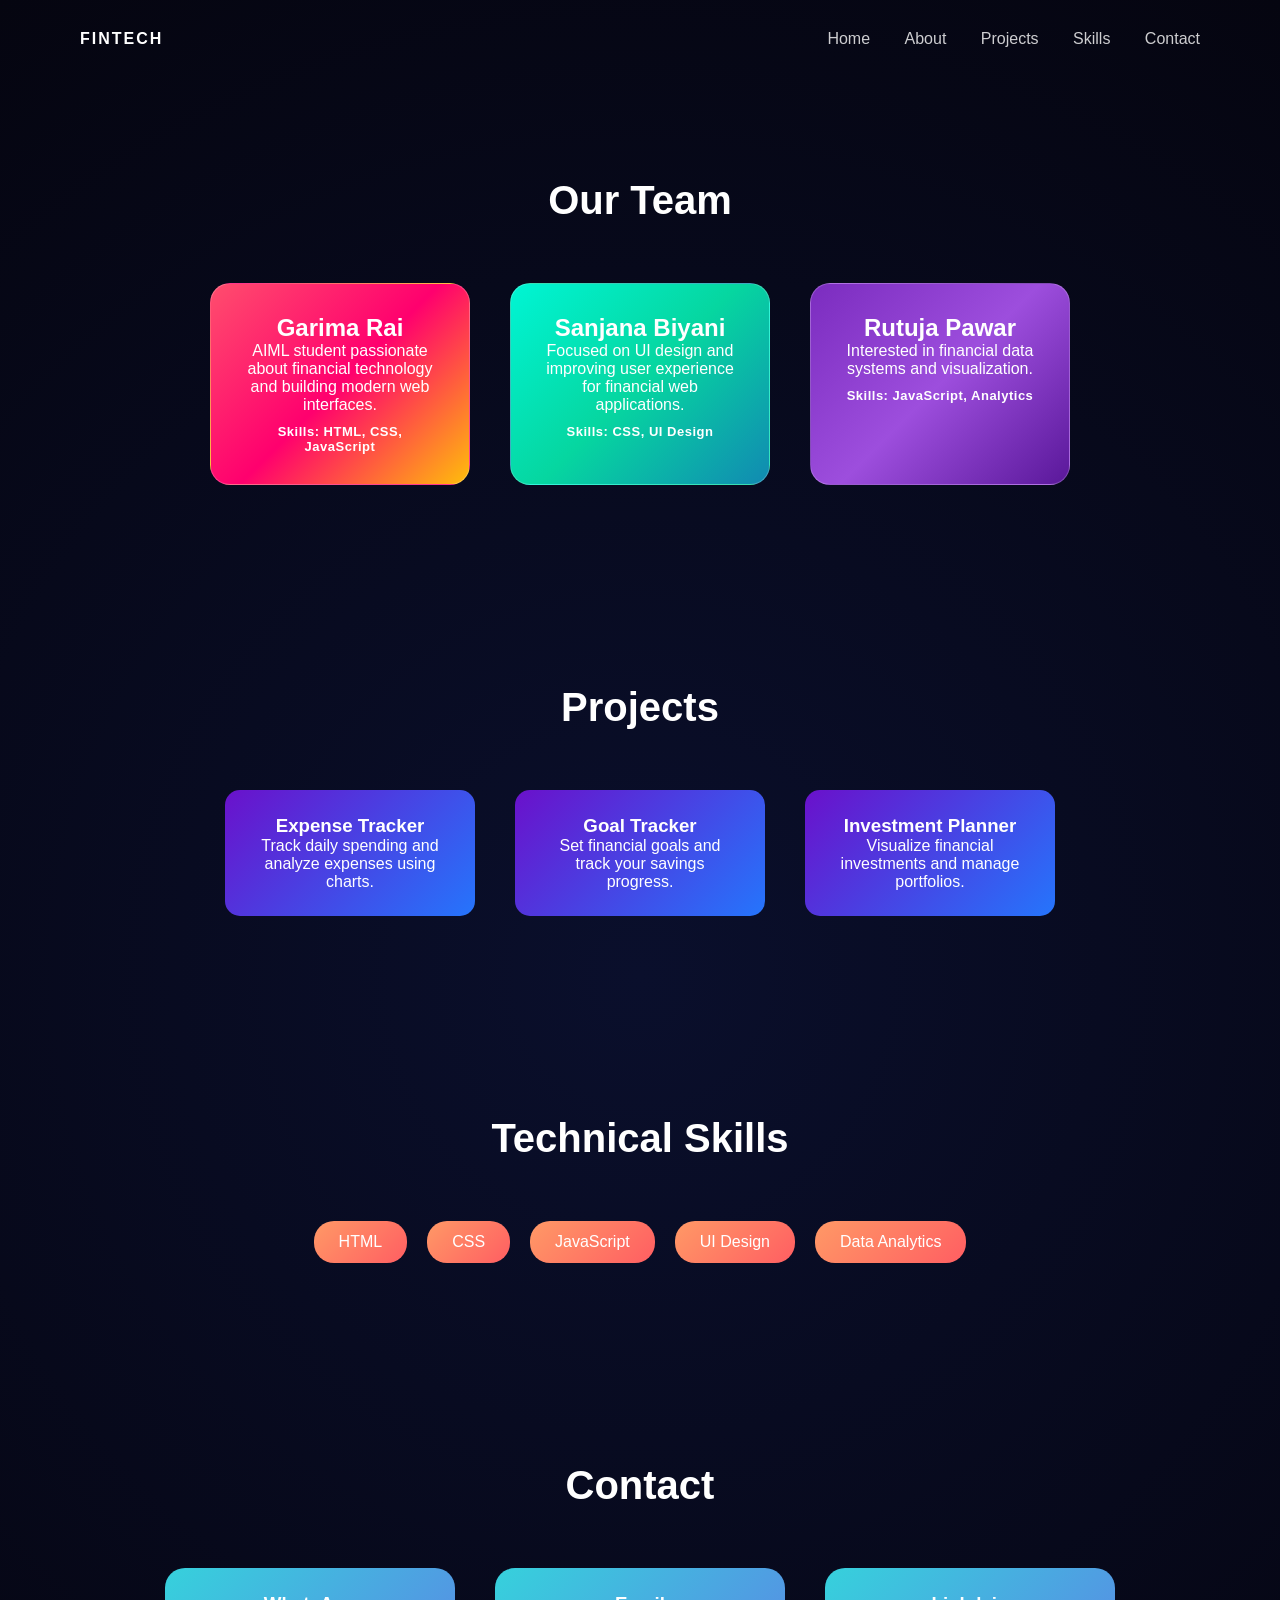
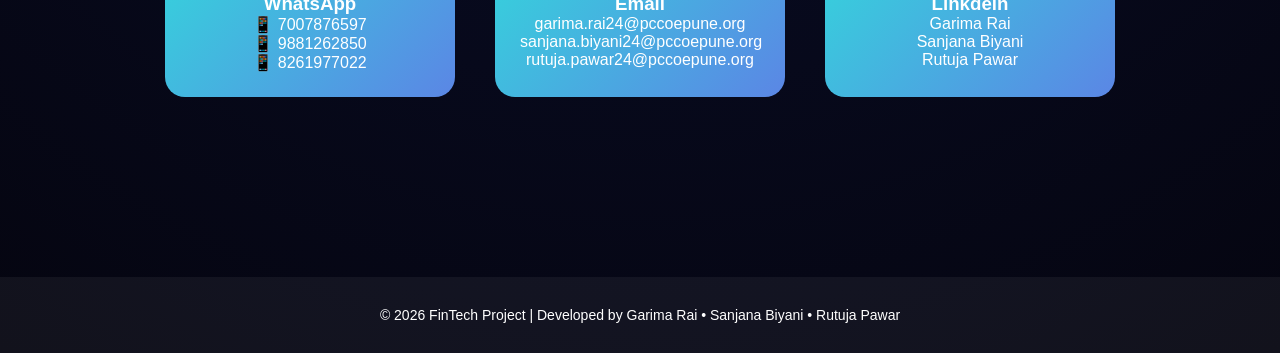
<file: about.html>
<!DOCTYPE html>
<html lang="en">

<head>

<meta charset="UTF-8">
<meta name="viewport" content="width=device-width, initial-scale=1.0">

<title>Portfolio | FinTech</title>

<link rel="stylesheet" href="about.css">

</head>

<body>

<header class="nav">

<div class="logo">FINTECH</div>

<nav>
<a href="spiralfinal.html">Home</a>
<a href="#about">About</a>
<a href="#projects">Projects</a>
<a href="#skills">Skills</a>
<a href="#contact">Contact</a>
</nav>

</header>


<!-- ABOUT SECTION -->

<section id="about" class="section">

<h1>Our Team</h1>

<div class="team-container">

<div class="card gradient1">

<h2>Garima Rai</h2>

<p>
AIML student passionate about financial technology and building modern web interfaces.
</p>

<p class="skills">
Skills: HTML, CSS, JavaScript
</p>

</div>


<div class="card gradient2">

<h2>Sanjana Biyani</h2>

<p>
Focused on UI design and improving user experience
for financial web applications.
</p>

<p class="skills">
Skills: CSS, UI Design
</p>

</div>


<div class="card gradient3">

<h2>Rutuja Pawar</h2>

<p>
Interested in financial data systems and visualization.
</p>

<p class="skills">
Skills: JavaScript, Analytics
</p>

</div>

</div>

</section>



<!-- PROJECTS -->

<section id="projects" class="section">

<h1>Projects</h1>

<div class="project-container">

<div class="project-card">
<h3>Expense Tracker</h3>
<p>Track daily spending and analyze expenses using charts.</p>
</div>

<div class="project-card">
<h3>Goal Tracker</h3>
<p>Set financial goals and track your savings progress.</p>
</div>

<div class="project-card">
<h3>Investment Planner</h3>
<p>Visualize financial investments and manage portfolios.</p>
</div>

</div>

</section>



<!-- SKILLS -->

<section id="skills" class="section">

<h1>Technical Skills</h1>

<div class="skills-container">

<div class="skill">HTML</div>
<div class="skill">CSS</div>
<div class="skill">JavaScript</div>
<div class="skill">UI Design</div>
<div class="skill">Data Analytics</div>

</div>

</section>



<!-- CONTACT -->

<section id="contact" class="section">

<h1>Contact</h1>

<div class="contact-container">

<div class="contact-card">

<h3>WhatsApp</h3>

<p>📱 7007876597</p>
<p>📱 9881262850</p>
<p>📱 8261977022</p>

</div>


<div class="contact-card">

<h3>Email</h3>

<p>garima.rai24@pccoepune.org</p>
<p>sanjana.biyani24@pccoepune.org</p>
<p>rutuja.pawar24@pccoepune.org</p>

</div>


<div class="contact-card">

<h3>Linkdein</h3>

<p>Garima Rai</p>
<p>Sanjana Biyani</p>
<p>Rutuja Pawar</p>

</div>

</div>

</section>



<!-- FOOTER -->

<footer>

<p>
© 2026 FinTech Project | Developed by  
Garima Rai • Sanjana Biyani • Rutuja Pawar
</p>

</footer>


</body>
</html>
</file>
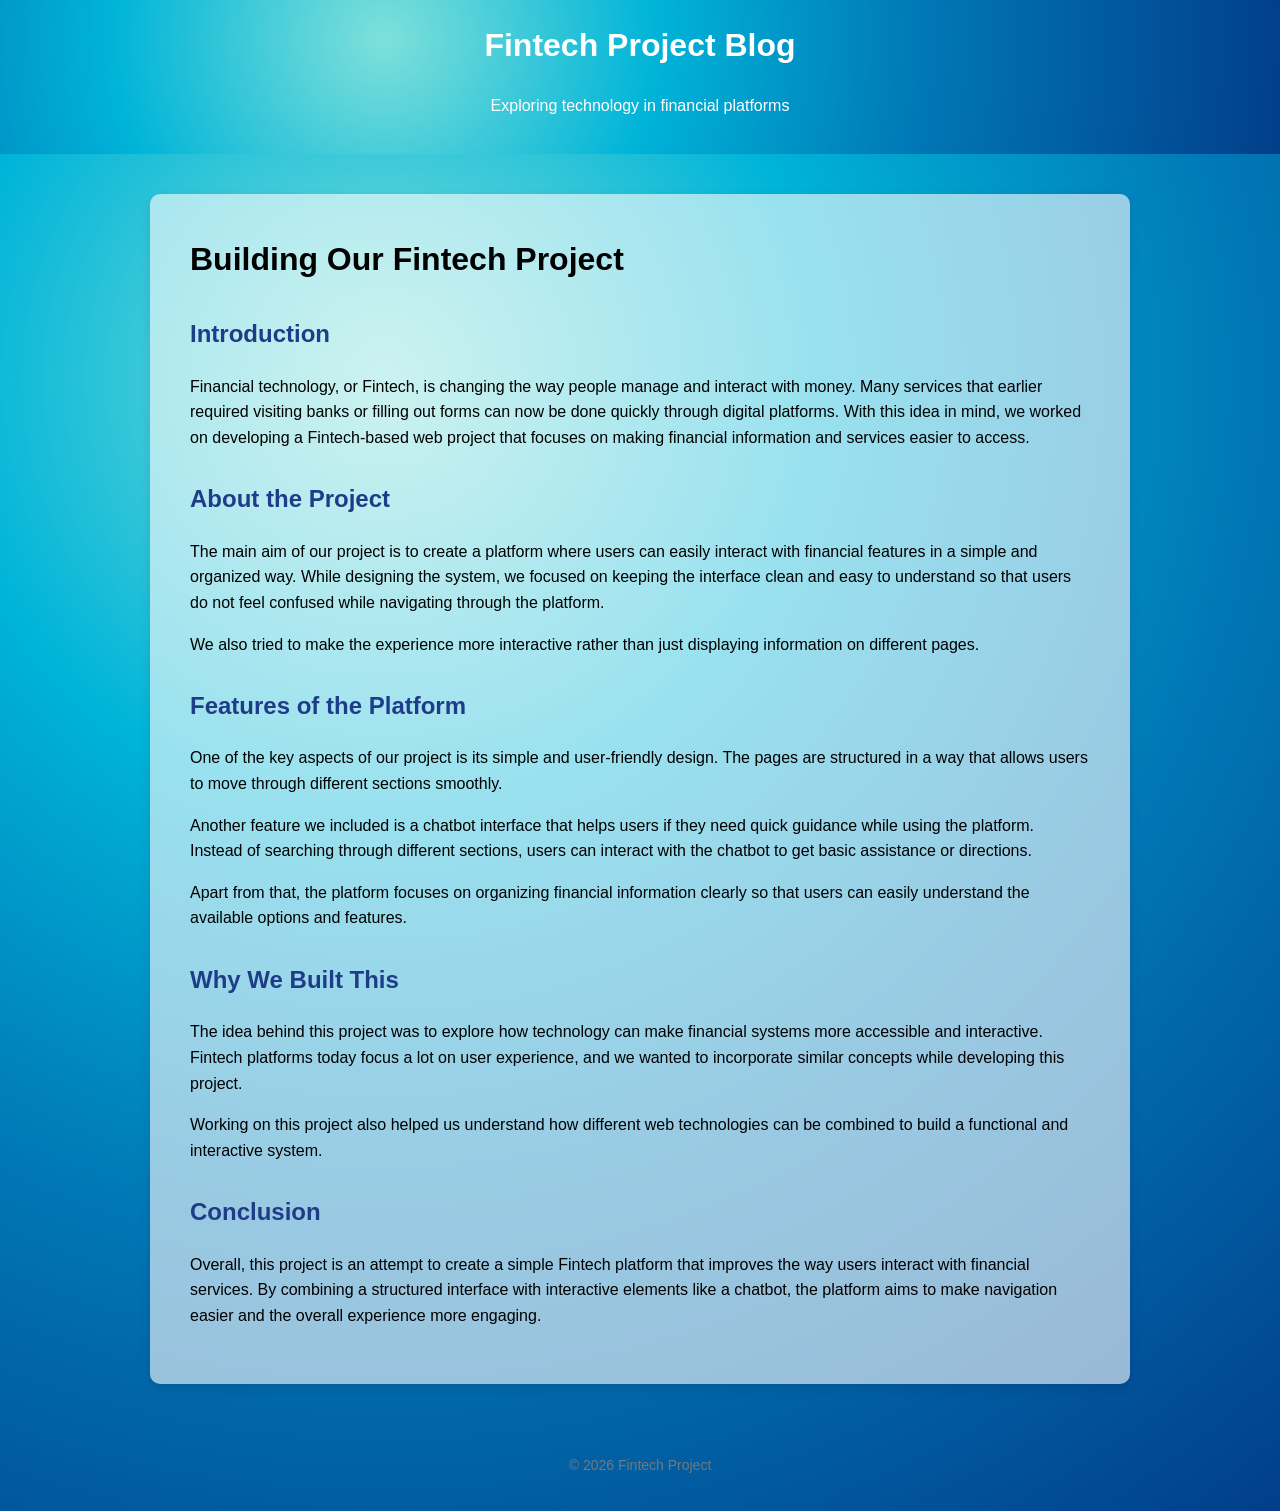
<file: blog.html>
<!-- blog.html -->
<!DOCTYPE html>
<html lang="en">
<head>
<meta charset="UTF-8">
<meta name="viewport" content="width=device-width, initial-scale=1.0">
<title>Fintech Blog</title>
<link rel="stylesheet" href="blog.css">
</head>

<body>

<div class="header">
<h1>Fintech Project Blog</h1>
<p>Exploring technology in financial platforms</p>
</div>

<div class="container">

<h1>Building Our Fintech Project</h1>

<h2>Introduction</h2>
<p>
Financial technology, or Fintech, is changing the way people manage and interact with money. Many services that earlier required visiting banks or filling out forms can now be done quickly through digital platforms. With this idea in mind, we worked on developing a Fintech-based web project that focuses on making financial information and services easier to access.
</p>

<h2>About the Project</h2>
<p>
The main aim of our project is to create a platform where users can easily interact with financial features in a simple and organized way. While designing the system, we focused on keeping the interface clean and easy to understand so that users do not feel confused while navigating through the platform.
</p>

<p>
We also tried to make the experience more interactive rather than just displaying information on different pages.
</p>

<h2>Features of the Platform</h2>
<p>
One of the key aspects of our project is its simple and user-friendly design. The pages are structured in a way that allows users to move through different sections smoothly.
</p>

<p>
Another feature we included is a chatbot interface that helps users if they need quick guidance while using the platform. Instead of searching through different sections, users can interact with the chatbot to get basic assistance or directions.
</p>

<p>
Apart from that, the platform focuses on organizing financial information clearly so that users can easily understand the available options and features.
</p>

<h2>Why We Built This</h2>
<p>
The idea behind this project was to explore how technology can make financial systems more accessible and interactive. Fintech platforms today focus a lot on user experience, and we wanted to incorporate similar concepts while developing this project.
</p>

<p>
Working on this project also helped us understand how different web technologies can be combined to build a functional and interactive system.
</p>

<h2>Conclusion</h2>
<p>
Overall, this project is an attempt to create a simple Fintech platform that improves the way users interact with financial services. By combining a structured interface with interactive elements like a chatbot, the platform aims to make navigation easier and the overall experience more engaging.
</p>

</div>

<div class="footer">
<p>© 2026 Fintech Project</p>
</div>

</body>
</html>
</file>
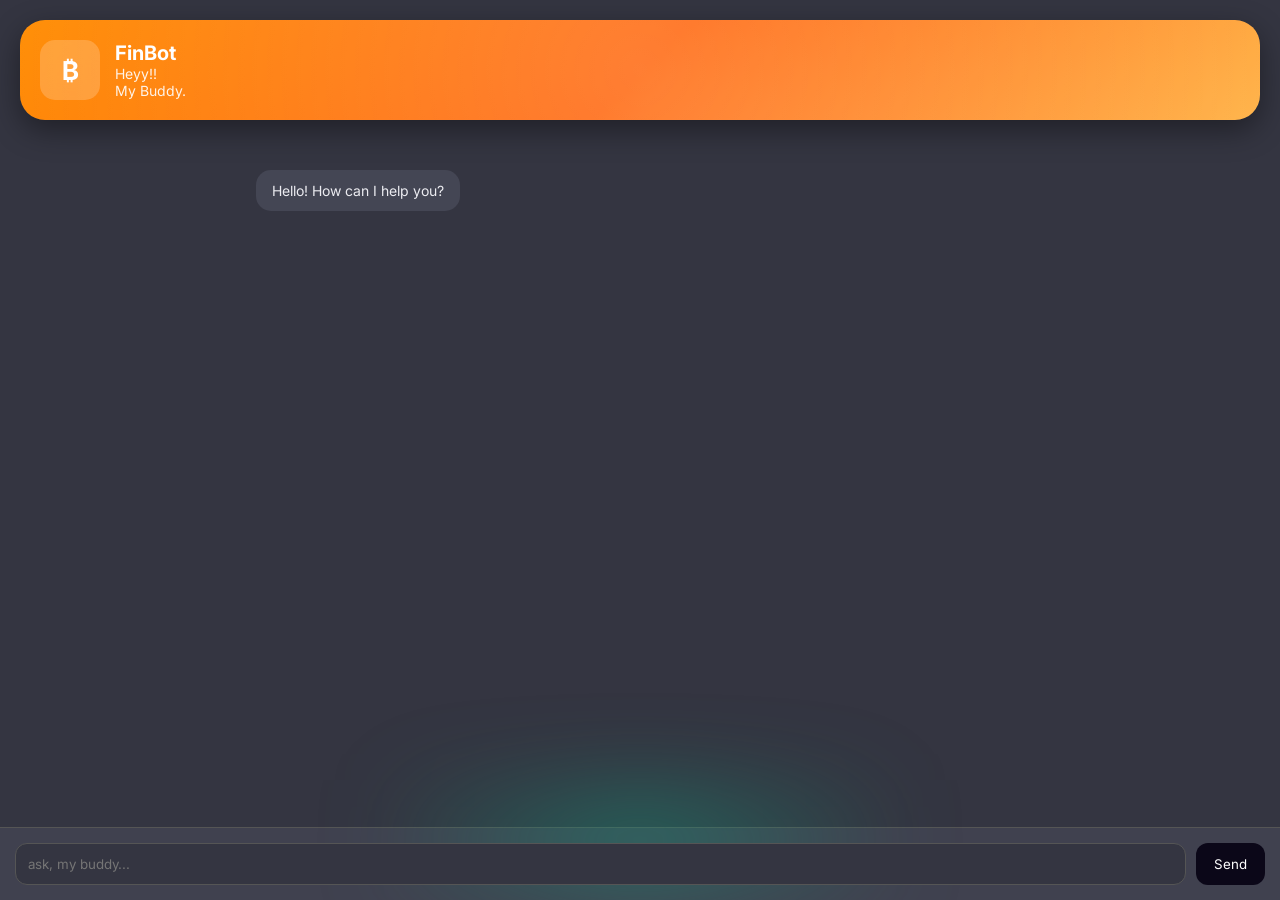
<file: bot.html>
<!DOCTYPE html>
<html lang="en">
<head>
<meta charset="UTF-8">
<meta name="viewport" content="width=device-width, initial-scale=1.0">
<title>AI Chatbot</title>

<link rel="stylesheet" href="bot.css">
<link href="https://fonts.googleapis.com/css2?family=Inter:wght@300;400;500;600&display=swap" rel="stylesheet">
</head>

<body>

<div class="chat-container">

  <div class="chat-header">
  <div class="icon">₿</div>
  <div>
    <h2>FinBot</h2>
    <p>Heyy!!<br>My Buddy.</p>
  </div>
  </div>

  <div class="chat-box" id="chatBox">
    <div class="message bot">Hello! How can I help you?</div>
  </div>

  <div class="chat-input">
    <input type="text" id="userInput" placeholder="ask, my buddy..." onkeypress="handleKey(event)">
    <button onclick="sendMessage()">Send</button>
  </div>

</div>

<script src="bot.js"></script>
</body>
</html>
</file>
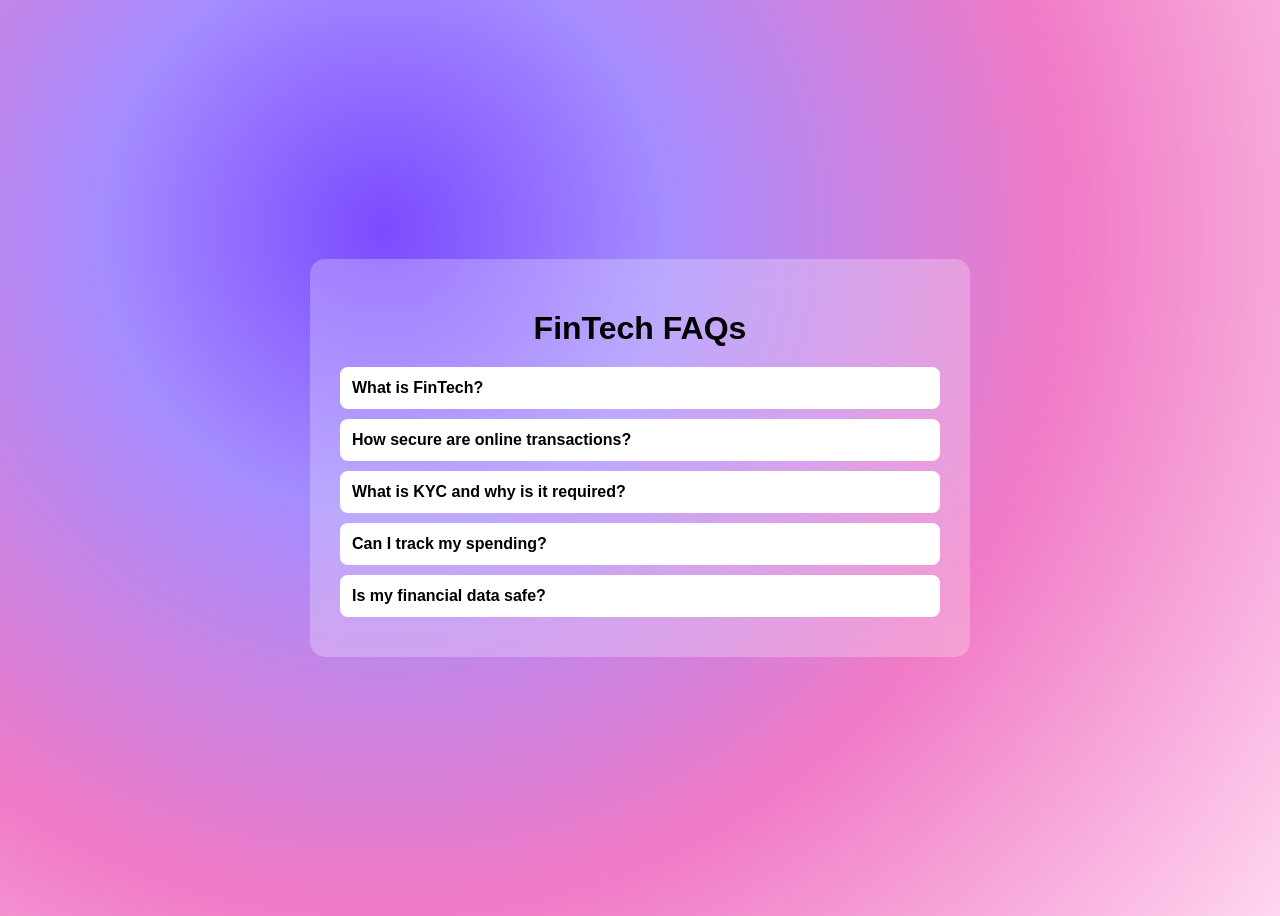
<file: faq.html>
<!DOCTYPE html>
<html lang="en">
<head>
<meta charset="UTF-8">
<title>FinTech FAQ</title>
<link rel="stylesheet" href="faq.css">
</head>
<body>

<div class="faq-container">
    <h1>FinTech FAQs</h1>

    <div class="faq-item">
        <div class="faq-question">What is FinTech?</div>
        <div class="faq-answer">
            FinTech refers to technology used to improve and automate financial services like payments, banking, and investments.
        </div>
    </div>

    <div class="faq-item">
        <div class="faq-question">How secure are online transactions?</div>
        <div class="faq-answer">
            Online transactions use encryption, OTP authentication, and secure payment gateways to keep your money safe.
        </div>
    </div>

    <div class="faq-item">
        <div class="faq-question">What is KYC and why is it required?</div>
        <div class="faq-answer">
            KYC (Know Your Customer) verifies the identity of users to prevent fraud and ensure safe financial operations.
        </div>
    </div>

    <div class="faq-item">
        <div class="faq-question">Can I track my spending?</div>
        <div class="faq-answer">
            Yes, fintech apps allow users to monitor expenses, manage budgets, and analyze spending patterns.
        </div>
    </div>

    <div class="faq-item">
        <div class="faq-question">Is my financial data safe?</div>
        <div class="faq-answer">
            FinTech platforms use strong security systems, data encryption, and privacy policies to protect user information.
        </div>
    </div>

</div>

<script src="faq.js"></script>

</body>
</html>
</file>
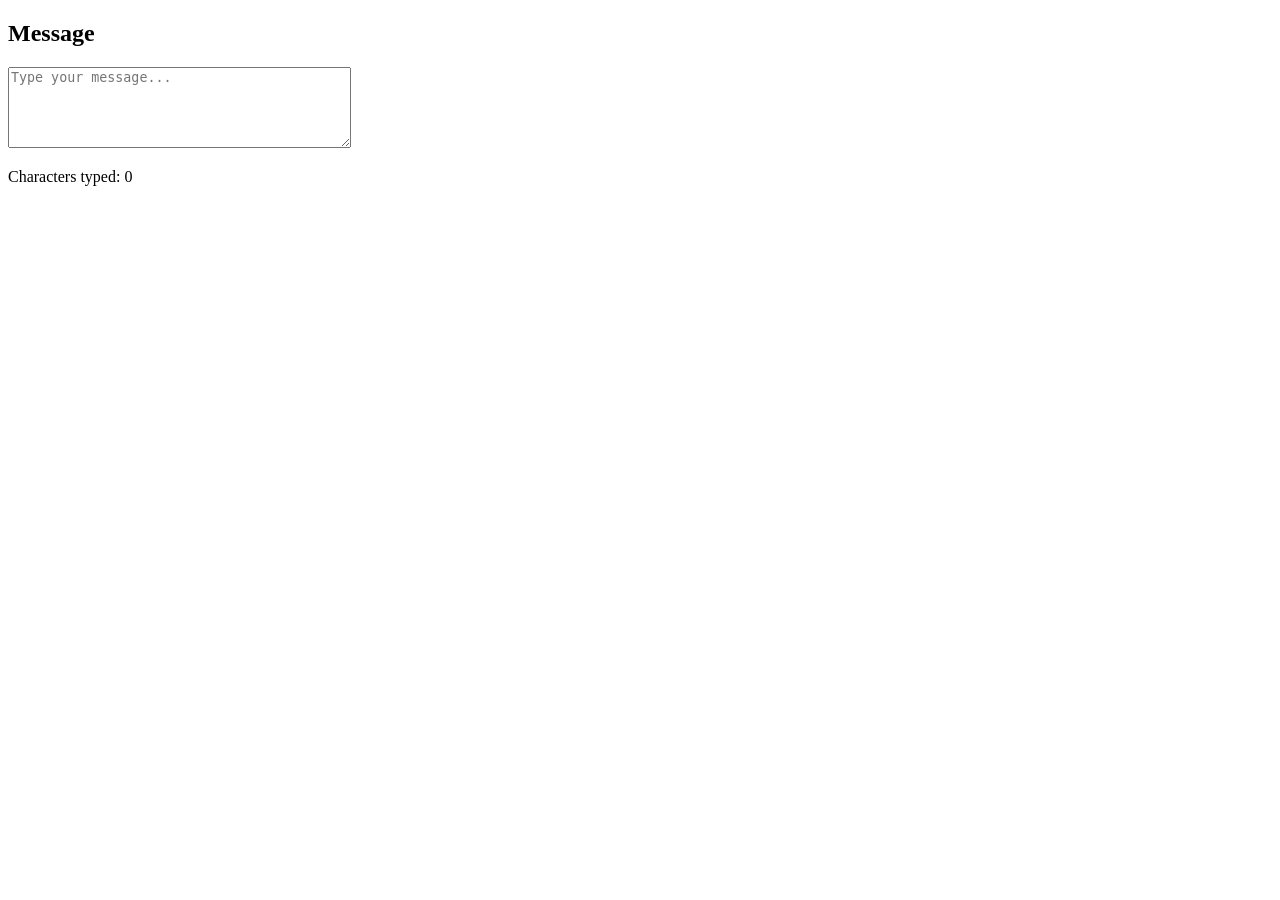
<file: livecharacter.html>
<!DOCTYPE html>
<html>
<head>
    <title>Live Character Counter</title>
</head>
<body>

<h2>Message</h2>

<textarea id="message" rows="5" cols="40" placeholder="Type your message..."></textarea>

<p>Characters typed: <span id="counter">0</span></p>

<script>
    // Select textarea and counter
    const textarea = document.getElementById("message");
    const counter = document.getElementById("counter");

    // Add event listener for typing
    textarea.addEventListener("input", function() {
        let length = textarea.value.length;
        counter.textContent = length;
    });
</script>

</body>
</html>
</file>
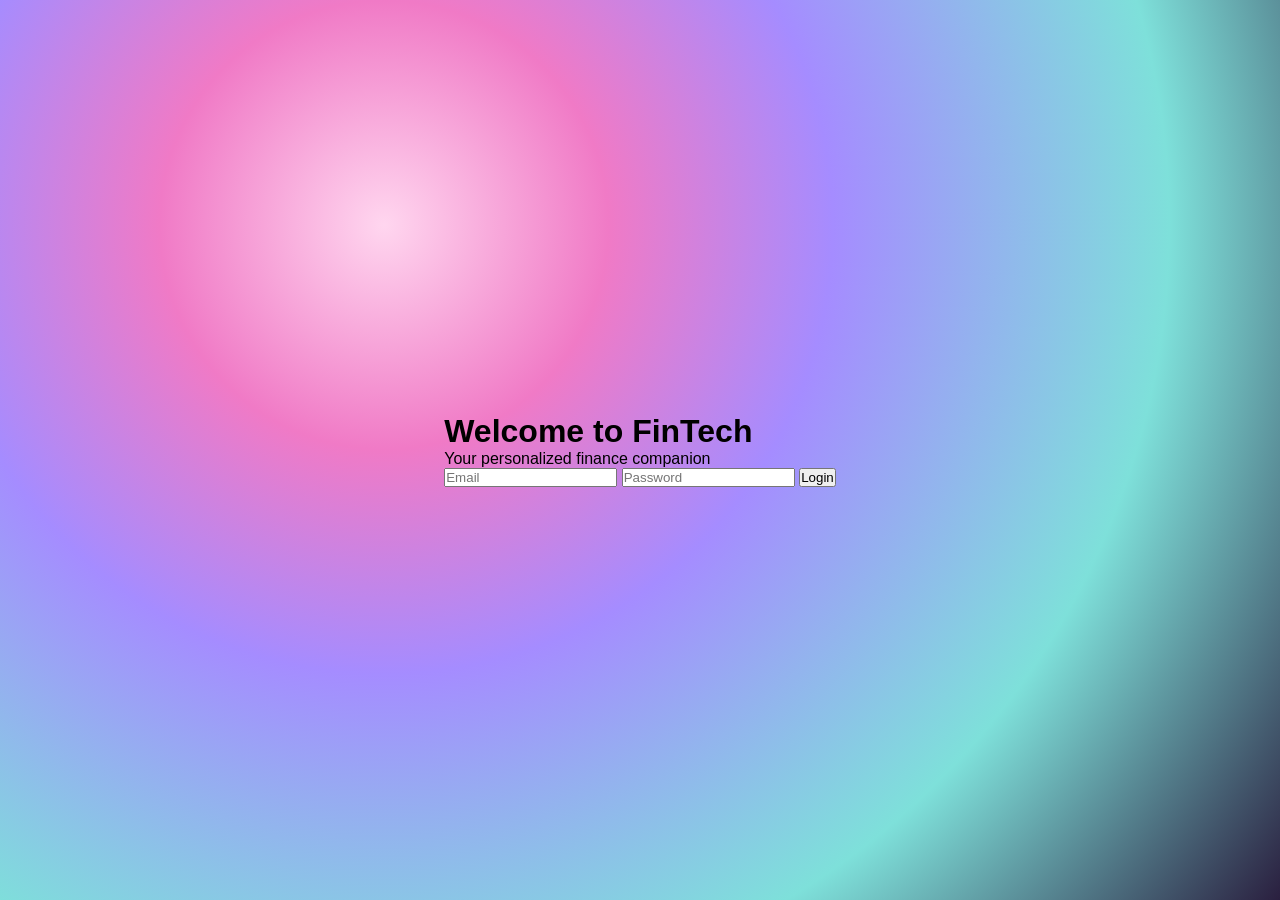
<file: login.html>
<!DOCTYPE html>
<html lang="en">
<head>
  <meta charset="UTF-8">
  <title>FinTech Login</title>
  <link rel="stylesheet" href="login.css">
</head>
<body>

<div class="auth-container">
  <div class="auth-card">
    <h1>Welcome to <span>FinTech</span></h1>
    <p>Your personalized finance companion</p>

    <input id="email" type="email" placeholder="Email">
    <input id="password" type="password" placeholder="Password">

    <button onclick="login()">Login</button>
  </div>
</div>

<script src="login.js"></script>
</body>
</html>
</file>
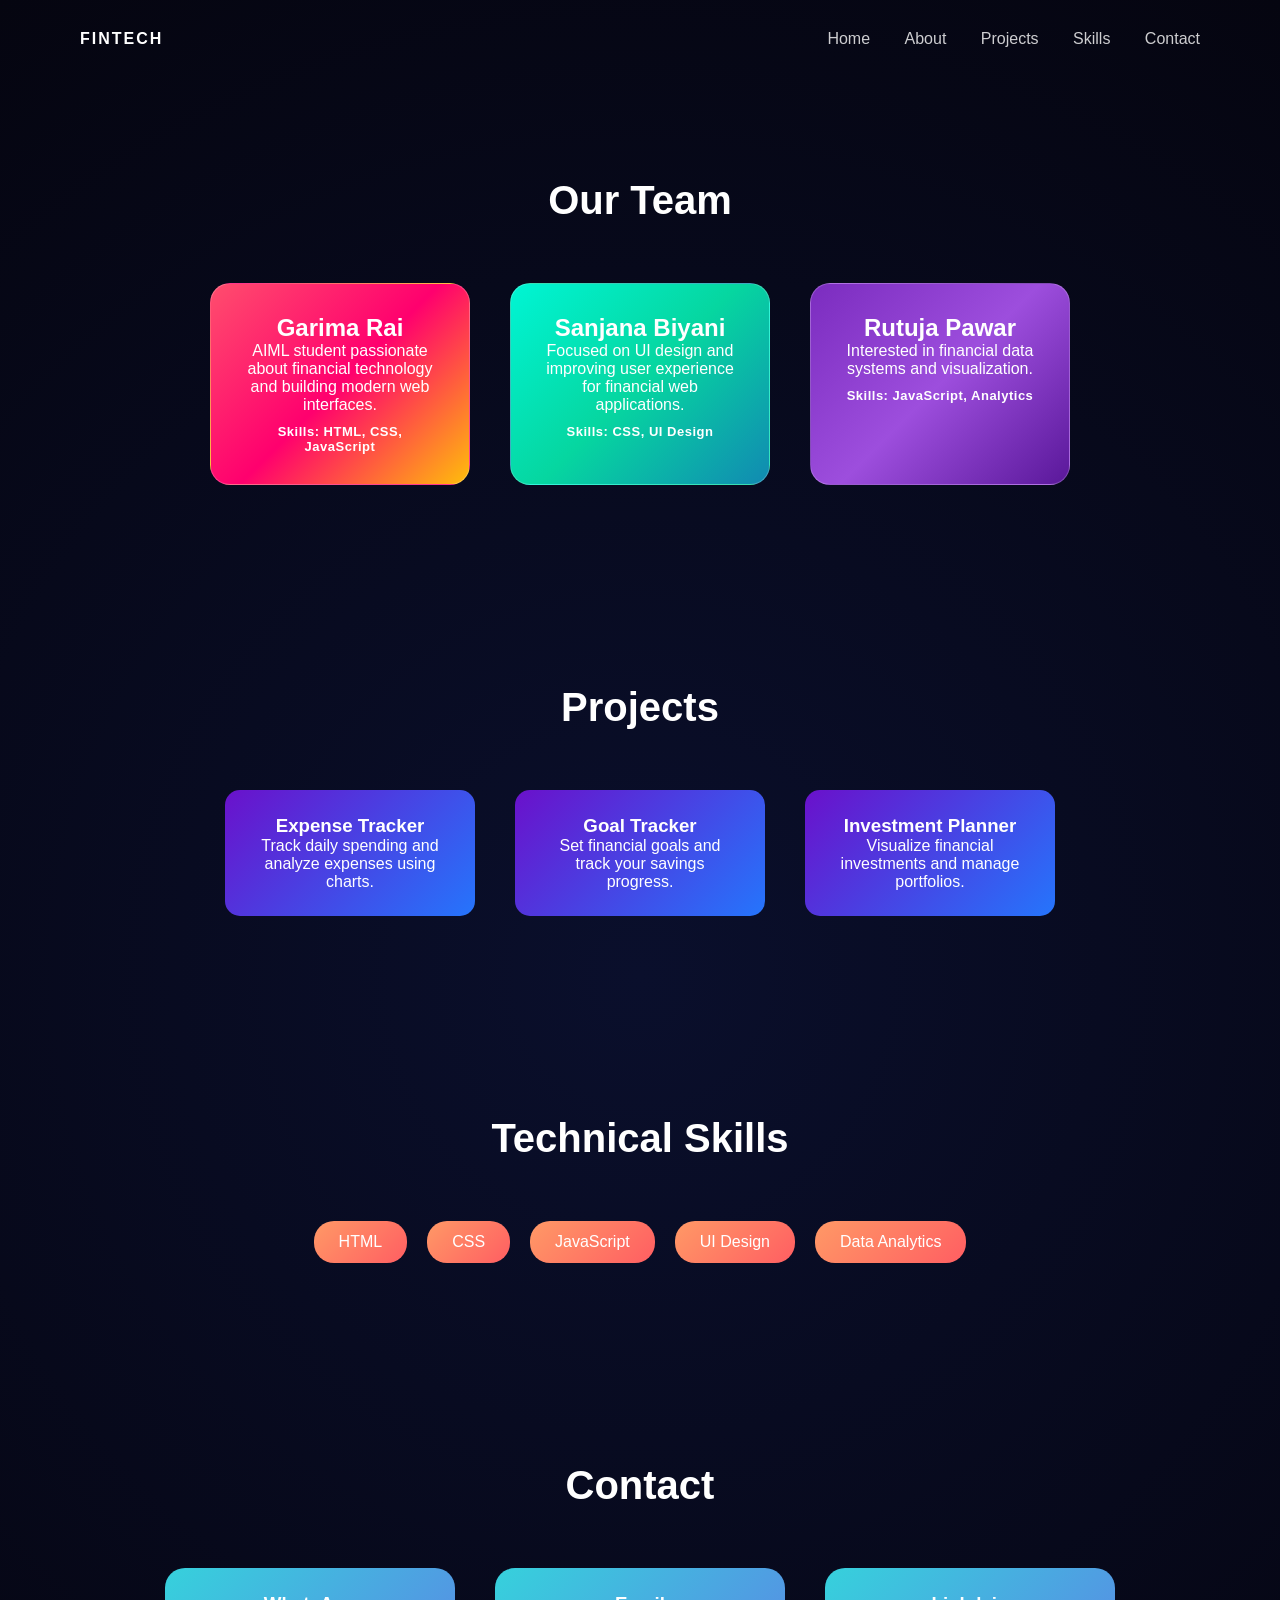
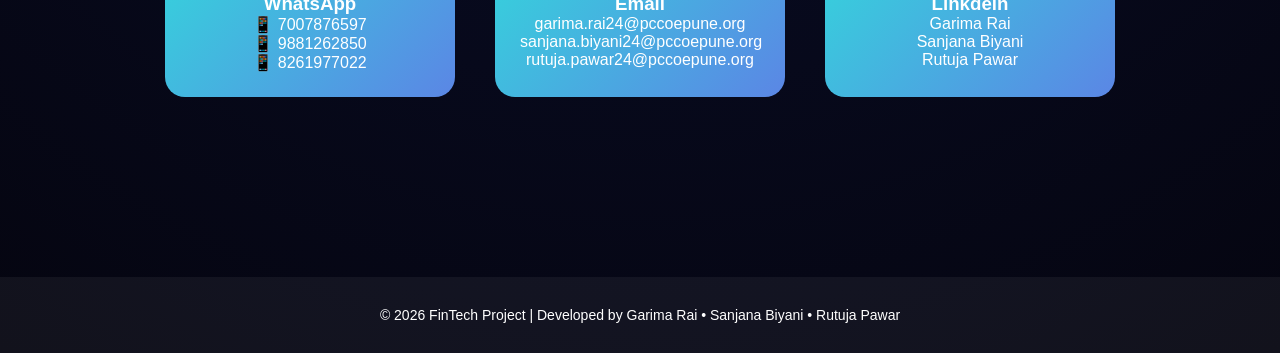
<file: portfolio.html>
<!DOCTYPE html>
<html lang="en">

<head>

<meta charset="UTF-8">
<meta name="viewport" content="width=device-width, initial-scale=1.0">

<title>Portfolio | FinTech</title>

<link rel="stylesheet" href="portfolio.css">

</head>

<body>

<header class="nav">

<div class="logo">FINTECH</div>

<nav>
<a href="spiralfinal.html">Home</a>
<a href="#about">About</a>
<a href="#projects">Projects</a>
<a href="#skills">Skills</a>
<a href="#contact">Contact</a>
</nav>

</header>


<!-- ABOUT SECTION -->

<section id="about" class="section">

<h1>Our Team</h1>

<div class="team-container">

<div class="card gradient1">

<h2>Garima Rai</h2>

<p>
AIML student passionate about financial technology and building modern web interfaces.
</p>

<p class="skills">
Skills: HTML, CSS, JavaScript
</p>

</div>


<div class="card gradient2">

<h2>Sanjana Biyani</h2>

<p>
Focused on UI design and improving user experience
for financial web applications.
</p>

<p class="skills">
Skills: CSS, UI Design
</p>

</div>


<div class="card gradient3">

<h2>Rutuja Pawar</h2>

<p>
Interested in financial data systems and visualization.
</p>

<p class="skills">
Skills: JavaScript, Analytics
</p>

</div>

</div>

</section>



<!-- PROJECTS -->

<section id="projects" class="section">

<h1>Projects</h1>

<div class="project-container">

<div class="project-card">
<h3>Expense Tracker</h3>
<p>Track daily spending and analyze expenses using charts.</p>
</div>

<div class="project-card">
<h3>Goal Tracker</h3>
<p>Set financial goals and track your savings progress.</p>
</div>

<div class="project-card">
<h3>Investment Planner</h3>
<p>Visualize financial investments and manage portfolios.</p>
</div>

</div>

</section>



<!-- SKILLS -->

<section id="skills" class="section">

<h1>Technical Skills</h1>

<div class="skills-container">

<div class="skill">HTML</div>
<div class="skill">CSS</div>
<div class="skill">JavaScript</div>
<div class="skill">UI Design</div>
<div class="skill">Data Analytics</div>

</div>

</section>



<!-- CONTACT -->

<section id="contact" class="section">

<h1>Contact</h1>

<div class="contact-container">

<div class="contact-card">

<h3>WhatsApp</h3>

<p>📱 7007876597</p>
<p>📱 9881262850</p>
<p>📱 8261977022</p>

</div>


<div class="contact-card">

<h3>Email</h3>

<p>garima.rai24@pccoepune.org</p>
<p>sanjana.biyani24@pccoepune.org</p>
<p>rutuja.pawar24@pccoepune.org</p>

</div>


<div class="contact-card">

<h3>Linkdein</h3>

<p>Garima Rai</p>
<p>Sanjana Biyani</p>
<p>Rutuja Pawar</p>

</div>

</div>

</section>



<!-- FOOTER -->

<footer>

<p>
© 2026 FinTech Project | Developed by  
Garima Rai • Sanjana Biyani • Rutuja Pawar
</p>

</footer>


</body>
</html>
</file>
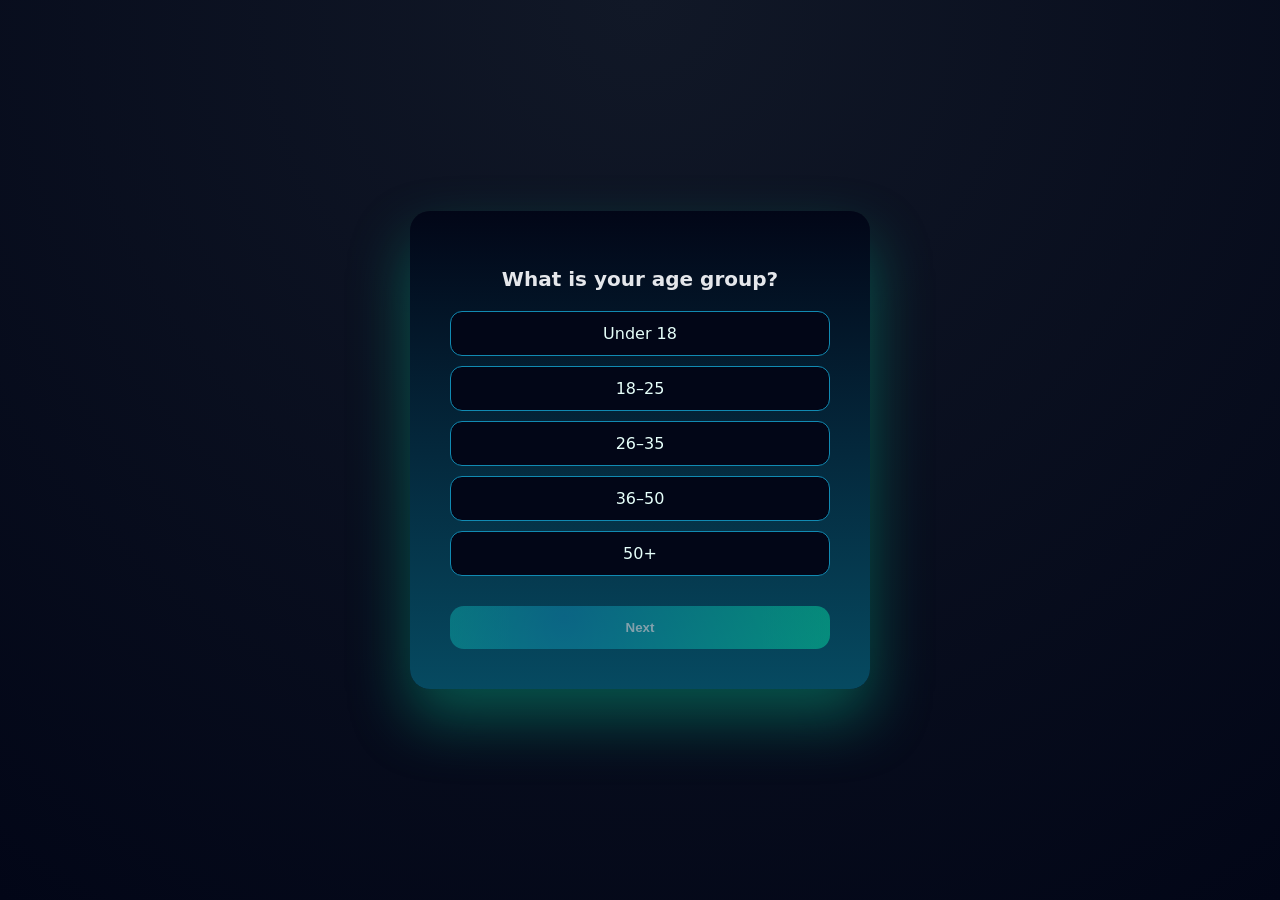
<file: quiz.html>
<!DOCTYPE html>
<html lang="en">
<head>
  <meta charset="UTF-8">
  <title>Fintech Chatbot Quiz</title>
  <link rel="stylesheet" href="quiz.css">
</head>
<body>

<div class="container">
  <h2 id="question">Question here</h2>
  <div id="options"></div>
  <button id="nextBtn" disabled>Next</button>
</div>

<script src = "quiz.js"> </script>
</body>
</html>
</file>
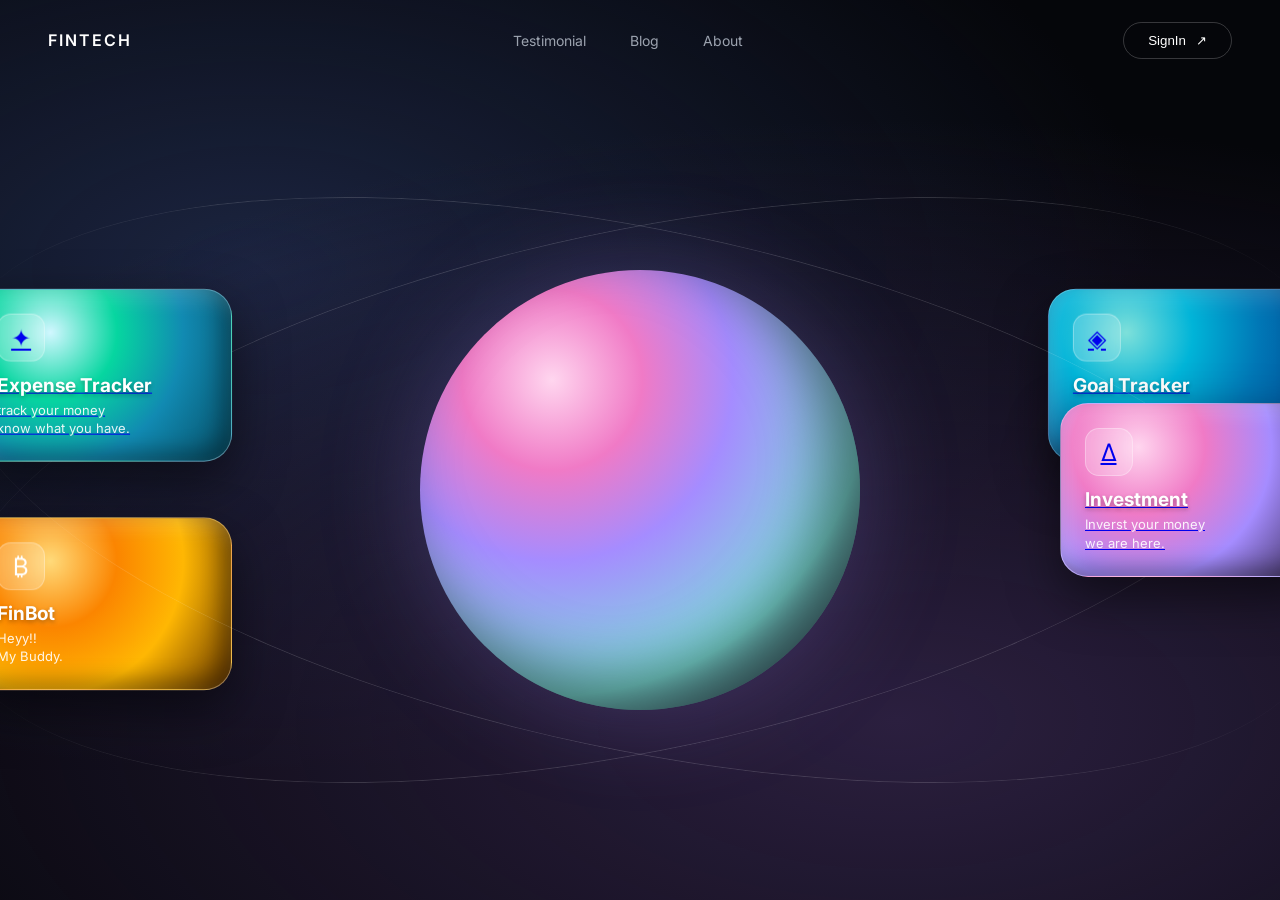
<file: spiral.html>
<!DOCTYPE html>
<html lang="en">
<head>
  <meta charset="UTF-8" />
  <meta name="viewport" content="width=device-width, initial-scale=1.0"/>
  <title>FINTECH</title>
  <link rel="stylesheet" href="spiralfinal.css" />
</head>
<body>

<header class="nav">
  <div class="logo">FINTECH</div>
  <nav class="links">
    <a href="#">Testimonial</a>
    <a href="blog.html">Blog</a>
    <a href="portfolio.html">About</a>
  </nav>
  <button class="cta">SignIn <span>↗</span></button>
</header>

<main class="hero">
  
  <div class="orbit-container orbit-1">
    <div class="orbit-line"></div>

    <div class="pill-box p-left bg-orange">
      <div class="pill-icon">₿</div>
      <div class="pill-content">
        <h3>FinBot</h3>
        <p>Heyy!!<br/>My Buddy.</p>
      </div>
    </div>

    <!-- ✅ GOAL TRACKER LINK -->
    <a href="goal.html" class="pill-box p-right bg-blue">
      <div class="pill-icon">◈</div>
      <div class="pill-content">
        <h3>Goal Tracker</h3>
        <p>upgrade your goal<br/>get your goal.</p>
      </div>
    </a>

  </div>

  <div class="orbit-container orbit-2">
    <div class="orbit-line"></div>

    <!-- ALREADY LINKED -->
    <a href="expense.html" class="pill-box p-left bg-purple">
      <div class="pill-icon">✦</div>
      <div class="pill-content">
        <h3>Expense Tracker</h3>
        <p>track your money<br/>know what you have.</p>
      </div>
    </a>

  </div>

  <!-- ✅ INVESTMENT TRACKER LINK -->
  <a href="investment.html" class="pill-box p-right bg-green">
    <div class="pill-icon">Δ</div>
    <div class="pill-content">
      <h3>Investment</h3>
      <p>Inverst your money <br/>we are here.</p>
    </div>
  </a>

  <div class="sphere-wrap">
    <div class="sphere"></div>
    <div class="sphere-text">
      <span class="spark">✦</span>
      <h1 class="sphere-main-text">FINTECH </h1>
    </div>
  </div>

</main>

</body>
</html>
</file>
<file: about.css>
*{
margin:0;
padding:0;
box-sizing:border-box;
font-family:Arial, Helvetica, sans-serif;
}

/* BACKGROUND */

body{

background:radial-gradient(circle at center,#0a0f2c,#050510);

color:white;

}


/* NAVBAR */

.nav{

display:flex;
justify-content:space-between;
align-items:center;

padding:30px 80px;

}

.logo{

font-weight:bold;
letter-spacing:2px;

}

.nav a{

color:white;
text-decoration:none;
margin-left:30px;

opacity:0.8;

}

.nav a:hover{

opacity:1;

}


/* SECTION */

.section{

text-align:center;

padding:100px 10%;

}

.section h1{

font-size:40px;

margin-bottom:60px;

}


/* TEAM */

.team-container{

display:flex;
justify-content:center;

gap:40px;
flex-wrap:wrap;

}

.card{

width:260px;

padding:30px;

border-radius:20px;

backdrop-filter:blur(12px);

border:1px solid rgba(255,255,255,0.2);

transition:0.3s;

}

.card:hover{

transform:translateY(-10px);

box-shadow:0 15px 40px rgba(0,0,0,0.5);

}


/* STRONGER CARD GRADIENTS */

.gradient1{

background:linear-gradient(135deg,#ff4d6d,#ff006e,#ffbe0b);

}

.gradient2{

background:linear-gradient(135deg,#00f5d4,#06d6a0,#118ab2);

}

.gradient3{

background:linear-gradient(135deg,#7b2cbf,#9d4edd,#5a189a);

}


/* PROJECTS */

.project-container{

display:flex;
justify-content:center;

gap:40px;
flex-wrap:wrap;

}

.project-card{

width:250px;

padding:25px;

border-radius:15px;

background:linear-gradient(135deg,#6a11cb,#2575fc);

transition:0.3s;

}

.project-card:hover{

transform:scale(1.05);

}


/* SKILLS */

.skills-container{

display:flex;

justify-content:center;

gap:20px;
flex-wrap:wrap;

}

.skill{

padding:12px 25px;

border-radius:20px;

background:linear-gradient(135deg,#ff9966,#ff5e62);

}


/* CONTACT */

.contact-container{

display:flex;

justify-content:center;

gap:40px;
flex-wrap:wrap;

}

.contact-card{

padding:25px;

border-radius:20px;

background:linear-gradient(135deg,#36d1dc,#5b86e5);

width:290px;

transition:0.3s;

}

.contact-card:hover{

transform:translateY(-8px);

}


/* FOOTER */

footer{

text-align:center;

padding:30px;

margin-top:80px;

background:rgba(255,255,255,0.05);

font-size:14px;

}
.about-text{

margin-top:10px;
margin-bottom:15px;

font-size:14px;

line-height:1.6;

opacity:0.95;

}

.contact-mini{

margin-top:10px;

font-size:13px;

opacity:0.9;

}

.contact-mini p{

margin-top:4px;

}

.skills{

margin-top:10px;

font-size:13px;

font-weight:bold;

letter-spacing:0.5px;

}
</file>
<file: blog.css>
body{
  margin:0;
  font-family: Arial, Helvetica, sans-serif;
  background: radial-gradient(circle at 30% 25%, #7ee0da 0%, #00b4d8 30%, #0077b6 60%, #023e8a 100%);
  line-height:1.6;
}

.header{
  background: radial-gradient(circle at 30% 25%, #7ee0da 0%, #00b4d8 30%, #0077b6 60%, #023e8a 100%);
  color:white;
  padding:20px;
  text-align:center;
}

.container{
  max-width:900px;
  margin:40px auto;
  background: rgba(255, 255, 255, 0.6);
  padding:40px;
  border-radius:10px;
  box-shadow:0 4px 12px rgba(0,0,0,0.1);
}

h1{
  margin-top:0;
}

h2{
  margin-top:30px;
  color:#1f3c88;
}

p{
  margin-top:10px;
}

.footer{
  text-align:center;
  padding:20px;
  color:#777;
  font-size:14px;
}
</file>
<file: bot.css>
/* RESET */
* {
  box-sizing: border-box;
  margin: 0;
  padding: 0;
  font-family: 'Inter', sans-serif;
}

/* 🌙 DARK BACKGROUND */
body {
  background: #343541;
  height: 100vh;
}

/* FULLSCREEN */
.chat-container {
  width: 100%;
  height: 100vh;
  background: #343541;
  display: flex;
  flex-direction: column;
  overflow: hidden;
}

/* 🔥 FINBOT HEADER */
.chat-header {
  margin: 20px;
  padding: 20px;
  border-radius: 25px;

  background: linear-gradient(135deg, #ff8c00, #ff5e00, #ffb347);
  color: white;

  display: flex;
  align-items: center;
  gap: 15px;

  box-shadow: 0 10px 30px rgba(0,0,0,0.4);
  position: relative;
  overflow: hidden;
}

/* glow */
.chat-header::after {
  content: "";
  position: absolute;
  width: 200%;
  height: 200%;
  top: -50%;
  left: -50%;
  background: radial-gradient(circle, rgba(255,255,255,0.2), transparent 60%);
}

/* icon */
.chat-header .icon {
  width: 60px;
  height: 60px;
  border-radius: 15px;

  display: flex;
  align-items: center;
  justify-content: center;

  font-size: 26px;
  font-weight: bold;

  background: rgba(255,255,255,0.2);
  backdrop-filter: blur(10px);
}

/* header text */
.chat-header h2 {
  font-size: 20px;
}

.chat-header p {
  font-size: 14px;
  opacity: 0.9;
}

/* CHAT AREA */
.chat-box {
  flex: 1;
  overflow-y: auto;
  display: flex;
  flex-direction: column;
  gap: 12px;

  padding: 30px 20%;
  background: #343541;
}

/* MESSAGES */
.message {
  max-width: 60%;
  padding: 12px 16px;
  border-radius: 15px;
  font-size: 14px;
  animation: fadeIn 0.3s ease;
}

/* bot */
.bot {
  background: #444654;
  color: #ececf1;
  align-self: flex-start;
}

/* user */
.user {
  background: #10a37f;
  color: white;
  align-self: flex-end;
}

/* INPUT AREA */
.chat-input {
  display: flex;
  padding: 15px;
  background: #40414f;
  border-top: 1px solid #555;
  gap: 10px;
  position: relative; /* important for glow */
  z-index: 1;
}

.chat-input::before {
  content: "";
  position: absolute;

  width: 60%;
  height: 120px;

  bottom: 0;
  left: 50%;
  transform: translateX(-50%);

  background: radial-gradient(circle, rgba(16,163,127,0.4), transparent 70%);
  
  filter: blur(40px);
  z-index: -1;
}

/* input */
.chat-input input {
  flex: 1;
  padding: 12px;
  border-radius: 12px;
  border: 1px solid #555;
  outline: none;
  background: #343541;
  color: white;
}

/* button */
.chat-input button {
  background: #0b0718;
  color: white;
  border: none;
  padding: 12px 18px;
  border-radius: 12px;
  cursor: pointer;
  transition: 0.2s;
}

.chat-input button:hover {
  background: #0d082d;
}

/* typing */
.typing {
  font-size: 12px;
  color: #aaa;
}

/* animation */
@keyframes fadeIn {
  from {
    opacity: 0;
    transform: translateY(5px);
  }
  to {
    opacity: 1;
    transform: translateY(0);
  }
}
</file>
<file: faq.css>
body{
    font-family: Arial, sans-serif;
    background: radial-gradient(
        circle at 30% 25%,
        #7b4bff 0%,   
        #a58cff 25%,
        #f07ac6 60%,
        #ffd6ef 100%  
    );
    display:flex;
    justify-content:center;
    align-items:center;
    height:100vh;
}

.faq-container{
    width:600px;
    background: rgba(255,255,255,0.25);
    backdrop-filter: blur(12px);
    padding:30px;
    border-radius:15px;
}

h1{
    text-align:center;
    margin-bottom:20px;
}

.faq-item{
    margin-bottom:10px;
}

.faq-question{
    background:white;
    padding:12px;
    border-radius:8px;
    cursor:pointer;
    font-weight:bold;
}

.faq-answer{
    max-height:0;
    overflow:hidden;
    transition:max-height 0.3s ease;
    background:#f5f5f5;
    padding:0 12px;
    border-radius:8px;
}

.faq-answer.active{
    max-height:100px;
    padding:12px;
}
</file>
<file: login.css>
*{
    margin:0;
    padding:0;
    box-sizing:border-box;
    font-family: Arial, Helvetica, sans-serif;
}

body{
    height:100vh;
    background: radial-gradient(circle at 30% 25%, #ffd6ef 0%, #f07ac6 20%, #a58cff 40%, #7ee0da 70%, #2a1f3f 100%);
    display:flex;
    justify-content:center;
    align-items:center;
}

/* Main Container */
.container{
    width:80%;
    height:70%;
    display:flex;
    justify-content:space-between;
    align-items:center;
    padding:40px;
}

/* Left Section */
.left{
    color:white;
    max-width:50%;
}

.left h1{
    font-size:60px;
    margin-bottom:15px;
    font-weight:700;
}

.left p{
    font-size:16px;
    line-height:1.6;
    margin-bottom:25px;
    opacity:0.9;
}

.left .btn{
    text-decoration:none;
    padding:12px 28px;
    background:white;
    color:#7b4bff;
    border-radius:30px;
    font-weight:bold;
    transition:0.3s;
}

.left .btn:hover{
    background:#2a1f3f;
    color:white;
}

/* Login Card */
.login-card{
    background: rgba(255,255,255,0.25);
    width:380px;
    padding:45px;
    border-radius:20px;

    backdrop-filter:blur(14px);
    border:1px solid rgba(255,255,255,0.35);

    box-shadow:0 25px 45px rgba(0,0,0,0.2);
    text-align:center;
}

.login-card h2{
    margin-bottom:25px;
    color:#2a1f3f;
}

/* Inputs */
.input-box{
    margin-bottom:18px;
}

.input-box input{
    width:100%;
    padding:12px 15px;
    border-radius:25px;
    border:none;
    outline:none;
    background:rgba(255,255,255,0.8);
    font-size:14px;
}

/* Button */
.login-card button{
    width:100%;
    padding:12px;
    background:linear-gradient(135deg,#f07ac6,#7b4bff);
    color:white;
    border:none;
    border-radius:25px;
    cursor:pointer;
    font-size:16px;
    transition:0.3s;
}

.login-card button:hover{
    transform:scale(1.05);
    box-shadow:0 10px 20px rgba(0,0,0,0.2);
}
</file>
<file: portfolio.css>
*{
margin:0;
padding:0;
box-sizing:border-box;
font-family:Arial, Helvetica, sans-serif;
}

/* BACKGROUND */

body{

background:radial-gradient(circle at center,#0a0f2c,#050510);

color:white;

}


/* NAVBAR */

.nav{

display:flex;
justify-content:space-between;
align-items:center;

padding:30px 80px;

}

.logo{

font-weight:bold;
letter-spacing:2px;

}

.nav a{

color:white;
text-decoration:none;
margin-left:30px;

opacity:0.8;

}

.nav a:hover{

opacity:1;

}


/* SECTION */

.section{

text-align:center;

padding:100px 10%;

}

.section h1{

font-size:40px;

margin-bottom:60px;

}


/* TEAM */

.team-container{

display:flex;
justify-content:center;

gap:40px;
flex-wrap:wrap;

}

.card{

width:260px;

padding:30px;

border-radius:20px;

backdrop-filter:blur(12px);

border:1px solid rgba(255,255,255,0.2);

transition:0.3s;

}

.card:hover{

transform:translateY(-10px);

box-shadow:0 15px 40px rgba(0,0,0,0.5);

}


/* STRONGER CARD GRADIENTS */

.gradient1{

background:linear-gradient(135deg,#ff4d6d,#ff006e,#ffbe0b);

}

.gradient2{

background:linear-gradient(135deg,#00f5d4,#06d6a0,#118ab2);

}

.gradient3{

background:linear-gradient(135deg,#7b2cbf,#9d4edd,#5a189a);

}


/* PROJECTS */

.project-container{

display:flex;
justify-content:center;

gap:40px;
flex-wrap:wrap;

}

.project-card{

width:250px;

padding:25px;

border-radius:15px;

background:linear-gradient(135deg,#6a11cb,#2575fc);

transition:0.3s;

}

.project-card:hover{

transform:scale(1.05);

}


/* SKILLS */

.skills-container{

display:flex;

justify-content:center;

gap:20px;
flex-wrap:wrap;

}

.skill{

padding:12px 25px;

border-radius:20px;

background:linear-gradient(135deg,#ff9966,#ff5e62);

}


/* CONTACT */

.contact-container{

display:flex;

justify-content:center;

gap:40px;
flex-wrap:wrap;

}

.contact-card{

padding:25px;

border-radius:20px;

background:linear-gradient(135deg,#36d1dc,#5b86e5);

width:290px;

transition:0.3s;

}

.contact-card:hover{

transform:translateY(-8px);

}


/* FOOTER */

footer{

text-align:center;

padding:30px;

margin-top:80px;

background:rgba(255,255,255,0.05);

font-size:14px;

}
.about-text{

margin-top:10px;
margin-bottom:15px;

font-size:14px;

line-height:1.6;

opacity:0.95;

}

.contact-mini{

margin-top:10px;

font-size:13px;

opacity:0.9;

}

.contact-mini p{

margin-top:4px;

}

.skills{

margin-top:10px;

font-size:13px;

font-weight:bold;

letter-spacing:0.5px;

}
</file>
<file: quiz.css>
body {
  margin: 0;
  font-family: "Inter", system-ui;
  background: radial-gradient(circle at top, #111827, #020617);
  height: 100vh;
  display: flex;
  align-items: center;
  justify-content: center;
  color: #e5e7eb;
}

.container {
  background: linear-gradient(180deg, #020617, #064a61);
  padding: 40px;
  width: 380px;
  border-radius: 20px;
  text-align: center;
  box-shadow: 0 30px 60px rgba(6, 214, 160, 0.35);
}

h2 {
  font-size: 20px;
  margin-bottom: 20px;
}

.option {
  display: block;
  margin: 10px 0;
  padding: 12px;
  border-radius: 12px;
  border: 1px solid #118ab2;
  background: #020617;
  color: #e6fffa;
  cursor: pointer;
  transition: 0.2s;
}

.option:hover {
  background: #022c43;
  border-color: #06d6a0;
}

.option.selected {
  background: #064a61;
  border-color: #06d6a0;
}

button {
  width: 100%;
  padding: 14px;
  margin-top: 20px;
  border-radius: 14px;
  border: none;
  background: radial-gradient(circle at 30% 25%, #118ab2 0%, #06d6a0 100%);
  color: white;
  font-weight: 600;
  cursor: pointer;
}

button:disabled {
  opacity: 0.5;
  cursor: not-allowed;
}

/* Feedback box */
textarea {
  width: 100%;
  padding: 12px;
  border-radius: 12px;
  border: 1px solid #118ab2;
  background: #020617;
  color: #e6fffa;
  margin-top: 10px;
}

#counter {
  font-size: 12px;
  margin-top: 5px;
  color: #94d2bd;
}
</file>
<file: spiralfinal.css>
@import url("https://fonts.googleapis.com/css2?family=Inter:wght@400;600&family=Playfair+Display:wght@700&display=swap");

* {
  margin: 0;
  padding: 0;
  box-sizing: border-box;
}

body {
  background: radial-gradient(1200px 600px at 70% 80%, #2b1f3f, transparent),
              radial-gradient(900px 500px at 20% 30%, #1b2440, transparent),
              #05060a;
  color: #fff;
  font-family: 'Inter', sans-serif;
  height: 100vh;
  overflow: hidden;
}

/* --- NAVIGATION --- */
.nav {
  height: 80px;
  padding: 0 48px;
  display: flex;
  align-items: center;
  justify-content: space-between;
  position: relative;
  z-index: 100;
}
.logo { font-weight: 600; letter-spacing: 2px; }
.links a { color: #9ca3af; margin: 0 20px; font-size: 14px; text-decoration: none; }
.cta {
  display: flex; gap: 10px; background: transparent; border: 1px solid rgba(255,255,255,0.2);
  color: #fff; padding: 10px 24px; border-radius: 999px; cursor: pointer;
}

/* --- HERO & GEOMETRY --- */
.hero {
  position: relative;
  height: calc(100vh - 80px);
  width: 100%;
  display: flex;
  align-items: center;
  justify-content: center;
}

/* The Orbit Container is a perfect square centered on the screen */
.orbit-container {
  position: absolute;
  width: 1400px; 
  height: 520px;
  display: flex;
  align-items: center;
  justify-content: center;
  pointer-events: none;
}

/* Precise Rotations */
.orbit-1 { transform: rotate(-12deg); }
.orbit-2 { transform: rotate(12deg); }

.orbit-line {
  position: absolute;
  width: 100%;
  height: 100%;
  border-radius: 50%;
  border: 1px solid rgba(255, 255, 255, 0.15);
  mask-image: linear-gradient(to right, transparent, black 20%, black 80%, transparent);
  -webkit-mask-image: linear-gradient(to right, transparent, black 20%, black 80%, transparent);
}

/* --- THE PILL BOXES --- */
.pill-box {
  position: absolute;
  pointer-events: all;
  display: flex;
  flex-direction: column;
  gap: 12px;
  padding: 24px;
  border-radius: 28px;
  width: 260px;
  min-height: 170px;
  border: 1px solid rgba(255, 255, 255, 0.3);
  box-shadow: 
    inset 10px 10px 20px rgba(255,255,255,0.15),
    inset -10px -10px 20px rgba(0,0,0,0.3),
    0 20px 50px rgba(0,0,0,0.5);
  transition: all 0.4s cubic-bezier(0.175, 0.885, 0.32, 1.275);
}

/* GEOMETRY FIX: 
   Instead of 'left: 10%', we use translateX. 
   This moves the boxes away from the center of the orbit line perfectly.
*/
.p-left  { transform: translateX(-550px); }
.p-right { transform: translateX(550px); }

/* COUNTER-ROTATION: 
   We wrap the content so the box itself stays aligned with the orbit 
   but the visuals look straight to the user.
*/
.orbit-1 .pill-box { transform: translateX(-550px) rotate(12deg); }
.orbit-1 .p-right  { transform: translateX(550px) rotate(12deg); }

.orbit-2 .pill-box { transform: translateX(-550px) rotate(-12deg); }
.orbit-2 .p-right  { transform: translateX(550px) rotate(-12deg); }

/* --- HOVER EFFECTS --- */
.orbit-1 .pill-box:hover { transform: translateX(-550px) rotate(12deg) scale(1.05) translateY(-10px); }
.orbit-1 .p-right:hover  { transform: translateX(550px) rotate(12deg) scale(1.05) translateY(-10px); }

.orbit-2 .pill-box:hover { transform: translateX(-550px) rotate(-12deg) scale(1.05) translateY(-10px); }
.orbit-2 .p-right:hover  { transform: translateX(550px) rotate(-12deg) scale(1.05) translateY(-10px); }

/* --- RADIAL GRADIENTS --- */
.bg-orange { background: radial-gradient(circle at 30% 25%, #ffda7a 0%, #fb8500 30%, #ffb703 60%, #5e3200 100%); }
.bg-blue   { background: radial-gradient(circle at 30% 25%, #7ee0da 0%, #00b4d8 30%, #0077b6 60%, #023e8a 100%); }
.bg-green { background: radial-gradient(circle at 30% 25%, #ffd6ef 0%, #f07ac6 30%, #a58cff 60%, #2b1f3f 100%); }
.bg-purple  { background: radial-gradient(circle at 30% 25%, #d1f7ff 0%, #06d6a0 30%, #118ab2 60%, #064a61 100%); }

/* --- ICON & TEXT --- */
.pill-icon {
  font-size: 24px;
  width: 48px;
  height: 48px;
  background: rgba(255, 255, 255, 0.2);
  backdrop-filter: blur(5px);
  border-radius: 14px;
  display: flex;
  align-items: center;
  justify-content: center;
  border: 1px solid rgba(255, 255, 255, 0.3);
}
.pill-content h3 { font-size: 19px; margin-bottom: 4px; color: #fff; text-shadow: 0 2px 4px rgba(0,0,0,0.3); }
.pill-content p { font-size: 13px; line-height: 1.4; color: rgba(255, 255, 255, 0.9); }

/* --- CENTER SPHERE --- */
.sphere-wrap {
  position: relative;
  z-index: 10;
  width: 440px;
  height: 440px;
  display: flex;
  align-items: center;
  justify-content: center;
}
.sphere {
  position: absolute;
  width: 100%;
  height: 100%;
  border-radius: 50%;
  background: radial-gradient(circle at 30% 25%, #ffd6ef 0%, #f07ac6 20%, #a58cff 40%, #7ee0da 70%, #2a1f3f 100%);
  box-shadow: inset -30px -30px 60px rgba(0,0,0,0.5), 0 0 100px rgba(165,140,255,0.25);
}
.sphere-main-text {
  font-family: "Playfair Display", serif;
  font-size: 62px;
  letter-spacing: 4px;
  color: white;
  font-weight: bold;
}
.spark { display: block; text-align: center; font-size: 24px; margin-bottom: 5px; color: aliceblue; }
</file>
